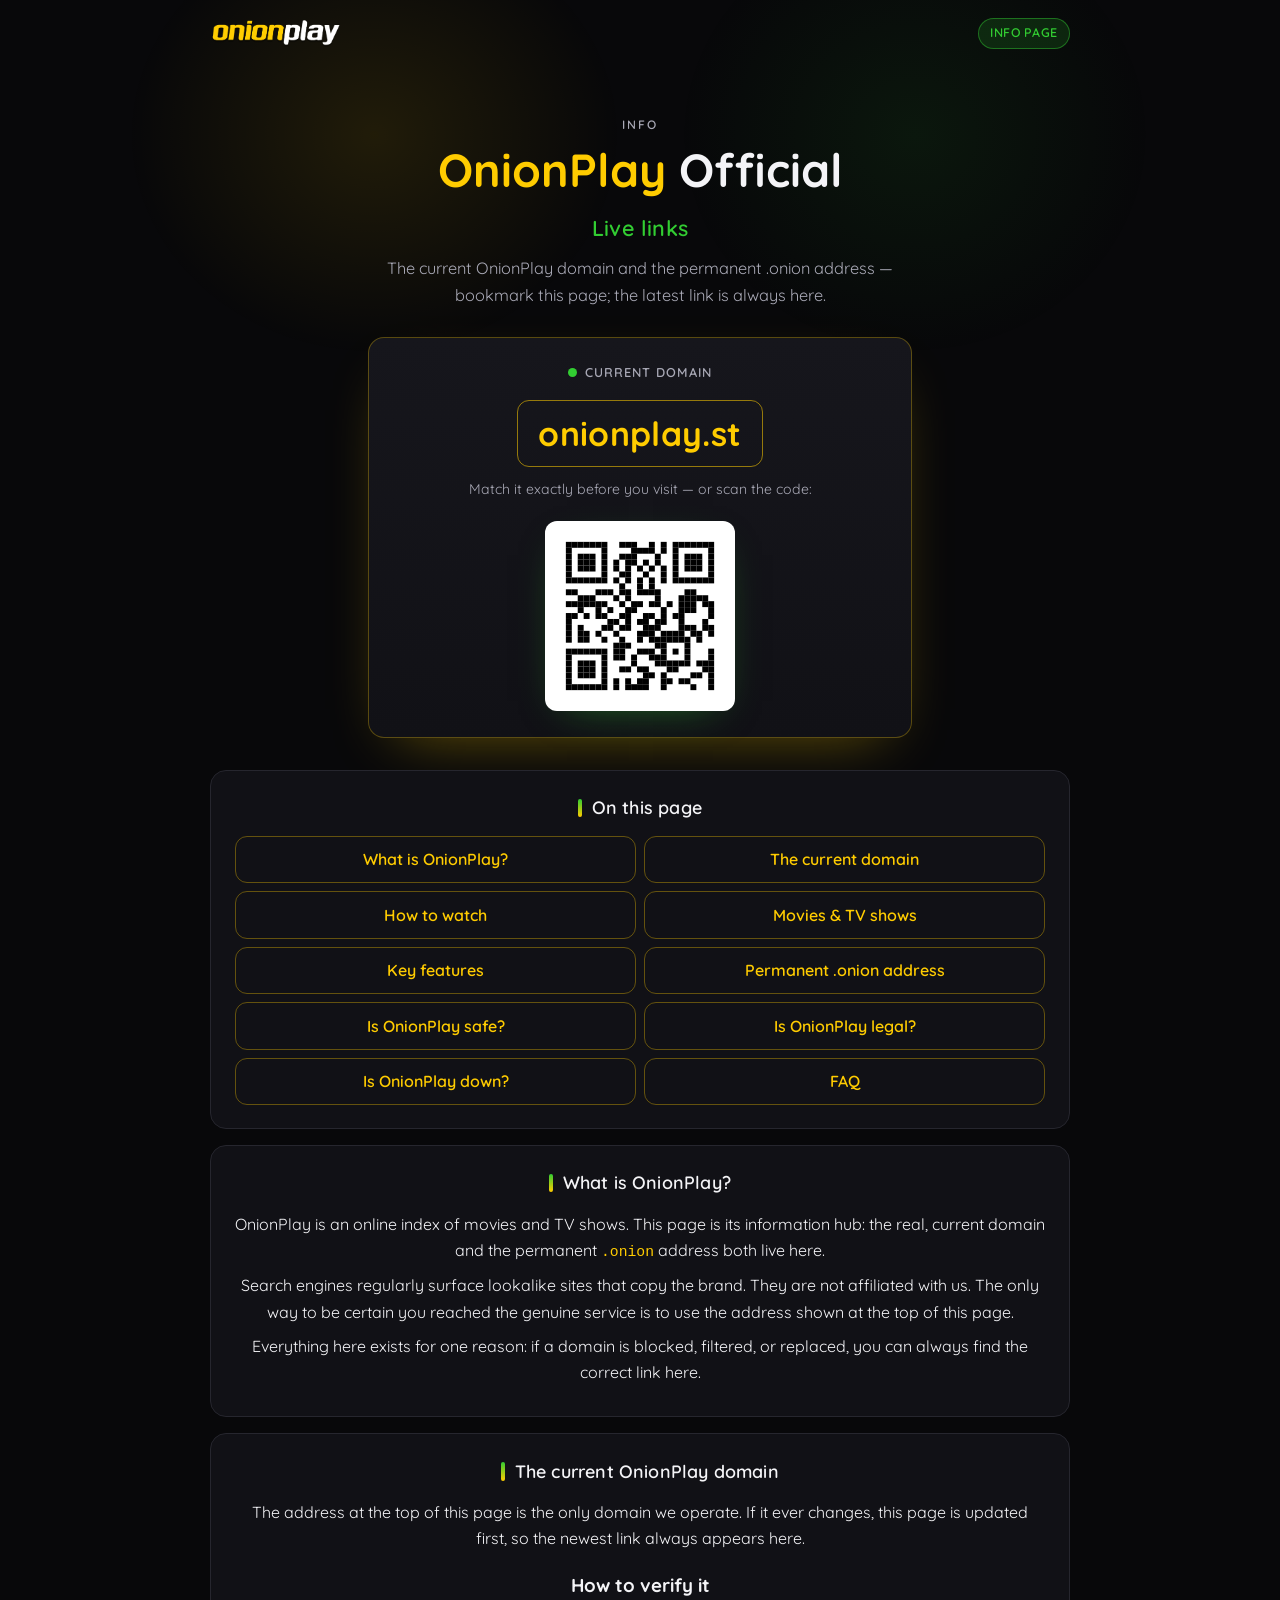
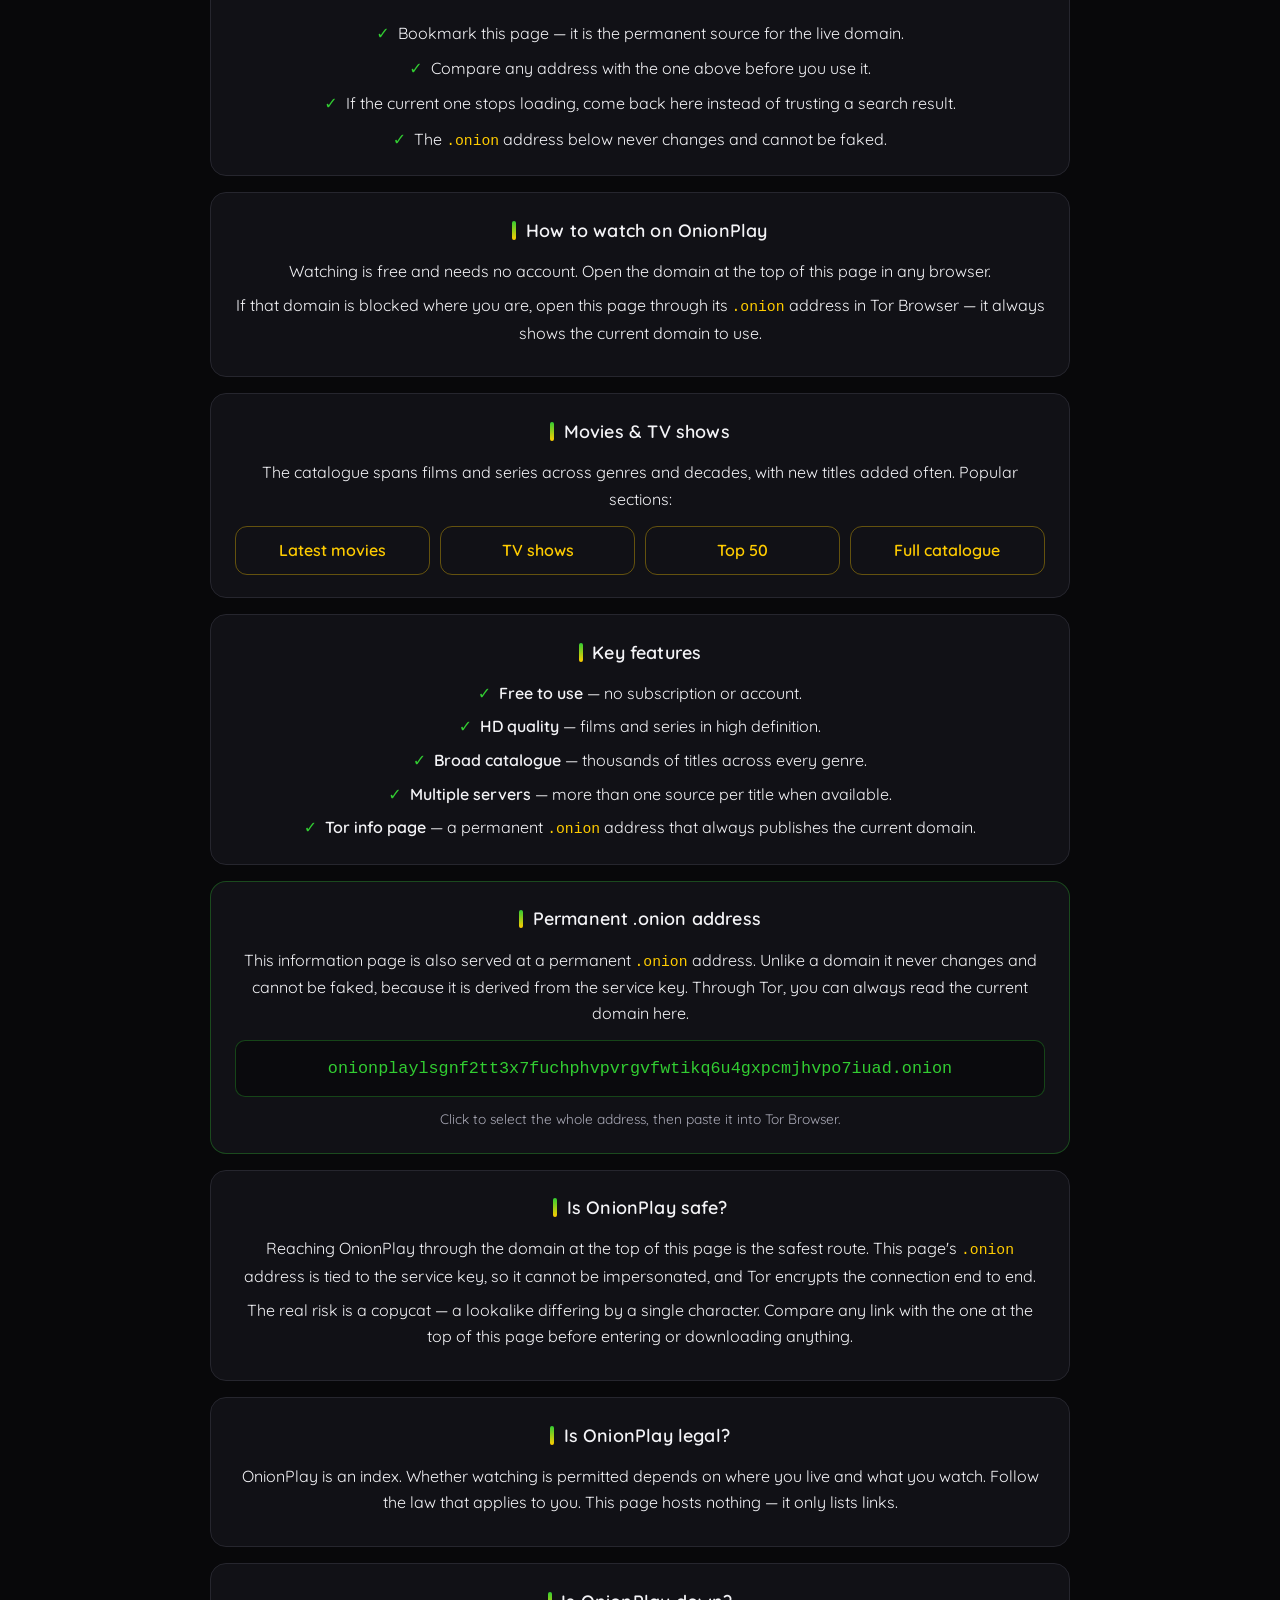
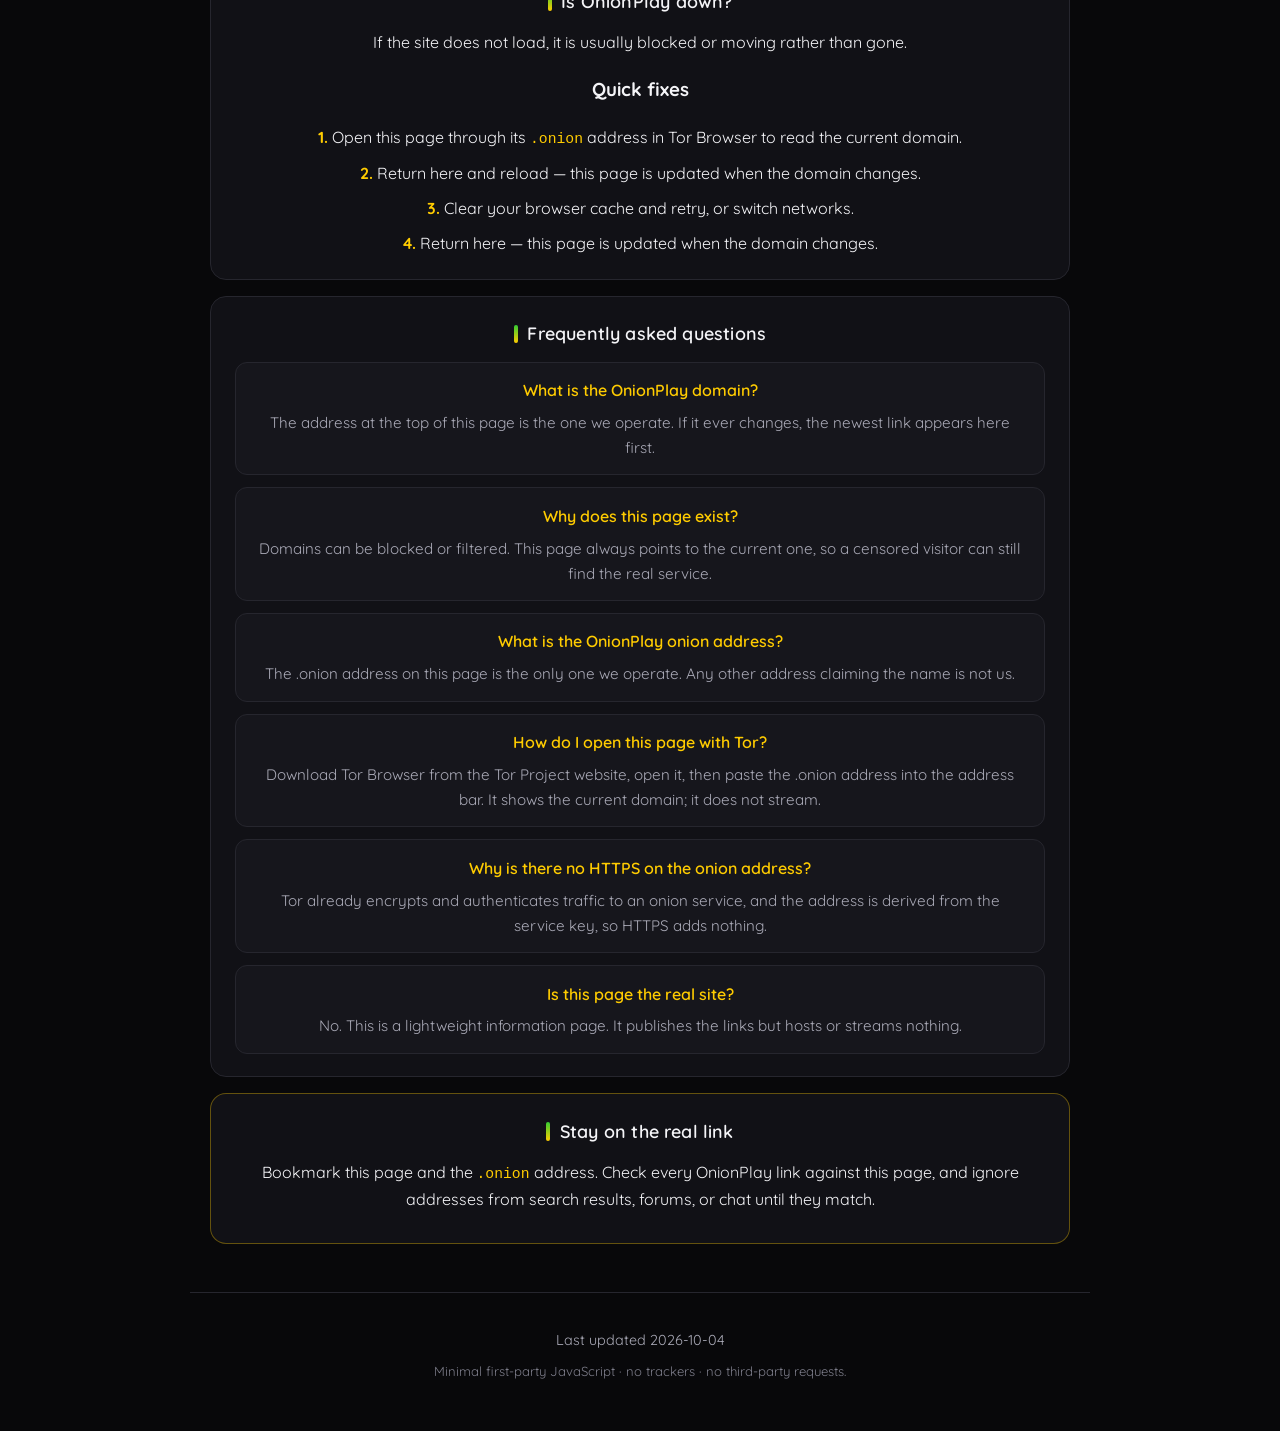
<file: index.html>
<!DOCTYPE html>
<html lang="en">
<head>
  <meta charset="utf-8">
  <meta name="viewport" content="width=device-width, initial-scale=1">
    <meta name="google-site-verification" content="C_IHzIyabWJh3ooOaYnj50KsFDJaIcxx2d6ReeLS8bY">

  <title>OnionPlay Official — Domain, Stream &amp; Free Movies (2026)</title>
  <meta name="description" content="OnionPlay official: the current domain and the permanent .onion address. Free HD movies and TV shows, always up to date.">
  <meta name="keywords" content="onionplay, onionplay official, onionplay stream, onionplay domain, onionplay onion, onionplay mirror, onionplay.st">
  <meta name="robots" content="follow, index, max-snippet:-1, max-image-preview:large">
  <link rel="canonical" href="https://onionplaynetwork.github.io/">
  <meta http-equiv="onion-location" content="http://onionplaylsgnf2tt3x7fuchphvpvrgvfwtikq6u4gxpcmjhvpo7iuad.onion/">
  <meta name="theme-color" content="#08080a">

  <meta property="og:type" content="website">
  <meta property="og:site_name" content="OnionPlay">
  <meta property="og:title" content="OnionPlay Official — Domain, Stream &amp; Free Movies (2026)">
  <meta property="og:description" content="OnionPlay official: the current domain and the permanent .onion address. Free HD movies and TV shows, always up to date.">
  <meta property="og:url" content="https://onionplaynetwork.github.io/">
  <meta property="og:image" content="https://onionplaynetwork.github.io/logo.png">
  <meta name="twitter:card" content="summary">
  <meta name="twitter:title" content="OnionPlay Official">
  <meta name="twitter:description" content="OnionPlay official: the current domain and the permanent .onion address. Free HD movies and TV shows, always up to date.">

  <link rel="icon" href="favicon.ico" sizes="any">
  <link rel="icon" type="image/png" sizes="32x32" href="favicon.png">
  <link rel="apple-touch-icon" href="apple-touch-icon.png">
  <link rel="stylesheet" href="styles.css">
  <!-- Structured data is inert JSON; browsers do not execute it. -->
  <script type="application/ld+json">{"@context":"https://schema.org","@graph":[{"@type":"Organization","@id":"https://onionplaynetwork.github.io/#organization","name":"OnionPlay","url":"https://onionplay.st/","sameAs":["https://onionplay.st"]},{"@type":"WebSite","@id":"https://onionplaynetwork.github.io/#website","url":"https://onionplaynetwork.github.io/","name":"OnionPlay","publisher":{"@id":"https://onionplaynetwork.github.io/#organization"},"inLanguage":"en"},{"@type":"WebPage","@id":"https://onionplaynetwork.github.io/#webpage","url":"https://onionplaynetwork.github.io/","name":"OnionPlay Official - Current Domain, Mirrors & Onion Address","description":"This is an information-only page. It exists so anyone who cannot reach OnionPlay through a normal search engine - because the domain is blocked or filtered - can find the real, current domain. The same page is served at a permanent .onion address, so it stays reachable through Tor. Nothing is hosted or streamed here: only the links.","keywords":"onionplay, onionplay official, onionplay stream","isPartOf":{"@id":"https://onionplaynetwork.github.io/#website"},"dateModified":"2026-10-04","inLanguage":"en"},{"@type":"BreadcrumbList","@id":"https://onionplaynetwork.github.io/#breadcrumb","itemListElement":[{"@type":"ListItem","position":1,"name":"Home","item":"https://onionplaynetwork.github.io/"},{"@type":"ListItem","position":2,"name":"Official"}]},{"@type":"FAQPage","@id":"https://onionplaynetwork.github.io/#faq","mainEntity":[{"@type":"Question","name":"What is the OnionPlay domain?","acceptedAnswer":{"@type":"Answer","text":"The address at the top of this page is the one we operate. If it ever changes, the newest link appears here first."}},{"@type":"Question","name":"Why does this page exist?","acceptedAnswer":{"@type":"Answer","text":"Domains can be blocked or filtered. This page always points to the current one, so a censored visitor can still find the real service."}},{"@type":"Question","name":"What is the OnionPlay onion address?","acceptedAnswer":{"@type":"Answer","text":"The .onion address on this page is the only one we operate. Any other address claiming the name is not us."}},{"@type":"Question","name":"How do I open this page with Tor?","acceptedAnswer":{"@type":"Answer","text":"Download Tor Browser from the Tor Project website, open it, then paste the .onion address into the address bar. It shows the current domain; it does not stream."}},{"@type":"Question","name":"Why is there no HTTPS on the onion address?","acceptedAnswer":{"@type":"Answer","text":"Tor already encrypts and authenticates traffic to an onion service, and the address is derived from the service key, so HTTPS adds nothing."}},{"@type":"Question","name":"Is this page the real site?","acceptedAnswer":{"@type":"Answer","text":"No. This is a lightweight information page. It publishes the links but hosts or streams nothing."}}]}]}</script>
</head>
<body>
  <div class="glow" aria-hidden="true"></div>

  <header class="topbar">
    <button type="button" class="brand brand-btn" data-href="https://onionplay.st/" data-blank><img class="brand-logo" src="logo.png" alt="OnionPlay" width="375" height="85"></button>
    <span class="badge">info page</span>
  </header>

  <main>
    <section class="hero">
      <p class="eyebrow">Info</p>
      <h1><span class="hl">OnionPlay</span> Official</h1>
      <p class="subtitle">Live links</p>
      <p class="lede">The current OnionPlay domain and the permanent .onion address — bookmark this page; the latest link is always here.</p>

      <div class="domain-card">
        <p class="card-label"><span class="dot" aria-hidden="true"></span> Current domain</p>
        <button type="button" class="btn btn-primary domain-btn" data-href="https://onionplay.st" data-blank>onionplay.st</button>
        <p class="card-hint">Match it exactly before you visit — or scan the code:</p>
                <img class="qr" src="qr.svg" alt="QR code for the official domain" width="190" height="190">
      </div>
    </section>

    <nav class="toc panel" aria-label="On this page">
      <h2>On this page</h2>
      <ul>
        <li><a class="btn" href="#what-is">What is OnionPlay?</a></li>
        <li><a class="btn" href="#current-domain">The current domain</a></li>
        <li><a class="btn" href="#watch">How to watch</a></li>
        <li><a class="btn" href="#library">Movies &amp; TV shows</a></li>
        <li><a class="btn" href="#features">Key features</a></li>
        <li><a class="btn" href="#onion">Permanent .onion address</a></li>
        
        <li><a class="btn" href="#safe">Is OnionPlay safe?</a></li>
        <li><a class="btn" href="#legal">Is OnionPlay legal?</a></li>
        <li><a class="btn" href="#down">Is OnionPlay down?</a></li>
        <li><a class="btn" href="#faq">FAQ</a></li>
      </ul>
    </nav>

    <section class="panel" id="what-is" aria-labelledby="what-is-h">
      <h2 id="what-is-h">What is OnionPlay?</h2>
      <p>OnionPlay is an online index of movies and TV shows. This page is its information hub:
      the real, current domain and the permanent <code>.onion</code> address both live here.</p>
      <p>Search engines regularly surface lookalike sites that copy the brand. They are not
      affiliated with us. The only way to be certain you reached the genuine service is to use the
      address shown at the top of this page.</p>
      <p>Everything here exists for one reason: if a domain is blocked, filtered, or replaced, you
      can always find the correct link here.</p>
    </section>

    <section class="panel" id="current-domain" aria-labelledby="current-domain-h">
      <h2 id="current-domain-h">The current OnionPlay domain</h2>
      <p>The address at the top of this page is the only domain we operate. If it ever changes, this
      page is updated first, so the newest link always appears here.</p>
      <h3>How to verify it</h3>
      <ul class="tips">
        <li>Bookmark this page — it is the permanent source for the live domain.</li>
        <li>Compare any address with the one above before you use it.</li>
        <li>If the current one stops loading, come back here instead of trusting a search result.</li>
        <li>The <code>.onion</code> address below never changes and cannot be faked.</li>
      </ul>
    </section>

    <section class="panel" id="watch" aria-labelledby="watch-h">
      <h2 id="watch-h">How to watch on OnionPlay</h2>
      <p>Watching is free and needs no account. Open the domain at the top of this page in any
      browser.</p>
      <p>If that domain is blocked where you are, open this page through its <code>.onion</code>
      address in Tor Browser — it always shows the current domain to use.</p>
    </section>

    <section class="panel" id="library" aria-labelledby="library-h">
      <h2 id="library-h">Movies &amp; TV shows</h2>
      <p>The catalogue spans films and series across genres and decades, with new titles added often.
      Popular sections:</p>
      <ul class="links">
                <li><button type="button" class="btn" data-href="https://onionplay.st/movies/" data-blank>Latest movies</button></li>
        <li><button type="button" class="btn" data-href="https://onionplay.st/tvshows/" data-blank>TV shows</button></li>
        <li><button type="button" class="btn" data-href="https://onionplay.st/top-50/" data-blank>Top 50</button></li>
        <li><button type="button" class="btn" data-href="https://onionplay.st/catalog/" data-blank>Full catalogue</button></li>
      </ul>
    </section>

    <section class="panel" id="features" aria-labelledby="features-h">
      <h2 id="features-h">Key features</h2>
      <ul class="features">
        <li><strong>Free to use</strong> — no subscription or account.</li>
        <li><strong>HD quality</strong> — films and series in high definition.</li>
        <li><strong>Broad catalogue</strong> — thousands of titles across every genre.</li>
        <li><strong>Multiple servers</strong> — more than one source per title when available.</li>
        <li><strong>Tor info page</strong> — a permanent <code>.onion</code> address that always publishes the current domain.</li>
      </ul>
    </section>

    <section class="panel panel-onion" id="onion" aria-labelledby="onion-h">
      <h2 id="onion-h">Permanent .onion address</h2>
      <p>This information page is also served at a permanent <code>.onion</code> address. Unlike a
      domain it never changes and cannot be faked, because it is derived from the service key.
      Through Tor, you can always read the current domain here.</p>
      <code class="addr selectable">onionplaylsgnf2tt3x7fuchphvpvrgvfwtikq6u4gxpcmjhvpo7iuad.onion</code>
      <p class="addr-hint">Click to select the whole address, then paste it into Tor Browser.</p>
    </section>

    

    <section class="panel" id="safe" aria-labelledby="safe-h">
      <h2 id="safe-h">Is OnionPlay safe?</h2>
      <p>Reaching OnionPlay through the domain at the top of this page is the safest route. This
      page's <code>.onion</code> address is tied to the service key, so it cannot be impersonated,
      and Tor encrypts the connection end to end.</p>
      <p>The real risk is a copycat — a lookalike differing by a single character. Compare any link
      with the one at the top of this page before entering or downloading anything.</p>
    </section>

    <section class="panel" id="legal" aria-labelledby="legal-h">
      <h2 id="legal-h">Is OnionPlay legal?</h2>
      <p>OnionPlay is an index. Whether watching is permitted depends on where you live and what
      you watch. Follow the law that applies to you. This page hosts nothing — it only lists links.</p>
    </section>

    <section class="panel" id="down" aria-labelledby="down-h">
      <h2 id="down-h">Is OnionPlay down?</h2>
      <p>If the site does not load, it is usually blocked or moving rather than gone.</p>
      <h3>Quick fixes</h3>
      <ol class="steps">
        <li>Open this page through its <code>.onion</code> address in Tor Browser to read the current domain.</li>
        <li>Return here and reload — this page is updated when the domain changes.</li>
        <li>Clear your browser cache and retry, or switch networks.</li>
        <li>Return here — this page is updated when the domain changes.</li>
      </ol>
    </section>

    <section class="panel" id="faq" aria-labelledby="faq-h">
      <h2 id="faq-h">Frequently asked questions</h2>
      <div class="faq">
                <div class="qa">
          <h3>What is the OnionPlay domain?</h3>
          <p>The address at the top of this page is the one we operate. If it ever changes, the newest link appears here first.</p>
        </div>
        <div class="qa">
          <h3>Why does this page exist?</h3>
          <p>Domains can be blocked or filtered. This page always points to the current one, so a censored visitor can still find the real service.</p>
        </div>
        <div class="qa">
          <h3>What is the OnionPlay onion address?</h3>
          <p>The .onion address on this page is the only one we operate. Any other address claiming the name is not us.</p>
        </div>
        <div class="qa">
          <h3>How do I open this page with Tor?</h3>
          <p>Download Tor Browser from the Tor Project website, open it, then paste the .onion address into the address bar. It shows the current domain; it does not stream.</p>
        </div>
        <div class="qa">
          <h3>Why is there no HTTPS on the onion address?</h3>
          <p>Tor already encrypts and authenticates traffic to an onion service, and the address is derived from the service key, so HTTPS adds nothing.</p>
        </div>
        <div class="qa">
          <h3>Is this page the real site?</h3>
          <p>No. This is a lightweight information page. It publishes the links but hosts or streams nothing.</p>
        </div>
      </div>
    </section>

    <section class="panel verify" aria-labelledby="verify-h">
      <h2 id="verify-h">Stay on the real link</h2>
      <p>Bookmark this page and the <code>.onion</code> address. Check every OnionPlay link
      against this page, and ignore addresses from search results, forums, or chat until they match.</p>
    </section>
  </main>

  <footer class="footer">
    <p>Last updated <time datetime="2026-10-04">2026-10-04</time></p>
    <p class="fineprint">Minimal first-party JavaScript · no trackers · no third-party requests.</p>
  </footer>
  <script src="cta.js" defer></script>
</body>
</html>
</file>
<file: styles.css>
/* =====================================================================
   OnionPlay onion landing page
   Palette matches onionplay.st: gold #ffcc00, lime #32cd32, near-black.
   Self-hosted Quicksand. No third-party requests.
   ===================================================================== */

@font-face {
  font-family: "Quicksand";
  src: url("fonts/quicksand-latin.woff2") format("woff2");
  font-weight: 300 700;
  font-style: normal;
  font-display: swap;
}

:root {
  color-scheme: dark;
  --bg: #08080a;
  --card: #111116;
  --card-2: #16161c;
  --border: #26262e;
  --text: #f4f4f7;
  --muted: #a9a9b6;
  --gold: #ffcc00;
  --gold-soft: rgba(255, 204, 0, 0.14);
  --green: #32cd32;
  --green-soft: rgba(50, 205, 50, 0.14);
  --radius: 16px;
}

* { box-sizing: border-box; }

html { -webkit-text-size-adjust: 100%; scroll-behavior: smooth; }

body {
  margin: 0;
  background: var(--bg);
  color: var(--text);
  font-family: "Quicksand", system-ui, -apple-system, "Segoe UI", Roboto, sans-serif;
  font-weight: 400;
  line-height: 1.65;
  overflow-x: hidden;
}

/* Ambient gold/green glow, purely decorative and CSS-only. */
.glow {
  position: fixed;
  inset: -20% -10% auto -10%;
  height: 70vh;
  pointer-events: none;
  z-index: 0;
  background:
    radial-gradient(closest-side, rgba(255, 204, 0, 0.10), transparent 70%) 18% 0 / 46% 100% no-repeat,
    radial-gradient(closest-side, rgba(50, 205, 50, 0.08), transparent 70%) 82% 4% / 44% 100% no-repeat;
}

.topbar, main, .footer { position: relative; z-index: 1; }

.topbar {
  max-width: 900px;
  margin: 0 auto;
  padding: 1.1rem 1.25rem;
  display: flex;
  align-items: center;
  justify-content: space-between;
  gap: 1rem;
}

.brand {
  display: inline-flex;
  align-items: center;
  gap: 0.6rem;
  text-decoration: none;
  color: var(--text);
}

.brand-logo { display: block; height: 30px; width: auto; }

.brand-name {
  font-weight: 700;
  font-size: 1.2rem;
  letter-spacing: 0.02em;
  color: var(--gold);
}

.badge {
  font-size: 0.78rem;
  font-weight: 600;
  letter-spacing: 0.04em;
  text-transform: uppercase;
  color: var(--green);
  border: 1px solid rgba(50, 205, 50, 0.45);
  background: var(--green-soft);
  border-radius: 999px;
  padding: 0.28rem 0.7rem;
  white-space: nowrap;
}

main {
  max-width: 900px;
  margin: 0 auto;
  padding: 0.5rem 1.25rem 3rem;
}

/* ---- Hero ---- */
.hero { text-align: center; padding: 2.5rem 0 1rem; }

.eyebrow {
  margin: 0 0 0.6rem;
  text-transform: uppercase;
  letter-spacing: 0.18em;
  font-size: 0.76rem;
  font-weight: 600;
  color: var(--muted);
}

h1 {
  margin: 0 auto 0.75rem;
  max-width: 20ch;
  font-size: clamp(1.75rem, 5vw, 2.9rem);
  line-height: 1.15;
  font-weight: 700;
}

.hl { color: var(--gold); }

.lede {
  margin: 0 auto 1.75rem;
  max-width: 54ch;
  color: var(--muted);
  font-size: 1.02rem;
}

.subtitle {
  margin: 0 auto 0.6rem;
  font-size: clamp(1.05rem, 2.6vw, 1.35rem);
  font-weight: 600;
  color: var(--green);
  letter-spacing: 0.01em;
}

.domain-card {
  max-width: 34rem;
  margin: 0 auto;
  text-align: center;
  background: linear-gradient(180deg, var(--card-2), var(--card));
  border: 1px solid rgba(255, 204, 0, 0.30);
  border-radius: var(--radius);
  padding: 1.5rem 1.5rem 1.6rem;
  box-shadow: 0 22px 60px -30px rgba(255, 204, 0, 0.45);
}

.card-label {
  display: flex;
  align-items: center;
  justify-content: center;
  gap: 0.5rem;
  margin: 0 0 0.75rem;
  font-size: 0.8rem;
  font-weight: 600;
  letter-spacing: 0.08em;
  text-transform: uppercase;
  color: var(--muted);
}

.domain {
  display: inline-block;
  font-size: clamp(1.6rem, 6vw, 2.4rem);
  font-weight: 700;
  letter-spacing: 0.01em;
  color: var(--gold);
  text-decoration: none;
  word-break: break-all;
  line-height: 1.2;
}

.domain:hover, .domain:focus-visible { text-decoration: underline; }

.card-hint { margin: 0.7rem 0 0; color: var(--muted); font-size: 0.88rem; }

/* ---- Buttons (CTA) ---- */
.btn {
  display: inline-flex;
  align-items: center;
  justify-content: center;
  gap: 0.5rem;
  padding: 0.65rem 1.05rem;
  border: 1px solid rgba(255, 204, 0, 0.35);
  border-radius: 12px;
  background: transparent;
  color: var(--gold);
  font: inherit;
  font-weight: 600;
  text-align: center;
  text-decoration: none;
  white-space: normal;
  overflow-wrap: anywhere;
  cursor: pointer;
  transition: background 0.18s ease, border-color 0.18s ease, color 0.18s ease, transform 0.12s ease;
}

.btn:hover,
.btn:focus-visible {
  background: transparent;
  border-color: var(--gold);
  color: var(--gold);
  box-shadow: 0 0 0 1px rgba(255, 204, 0, 0.30), 0 0 16px rgba(255, 204, 0, 0.38);
  text-shadow: 0 0 10px rgba(255, 204, 0, 0.55);
  outline: none;
}

.btn:active { transform: translateY(1px); }

.btn-primary { border-color: rgba(255, 204, 0, 0.55); font-weight: 700; }
.btn-primary:hover,
.btn-primary:focus-visible { background: transparent; }

.btn-block { display: flex; width: 100%; }

.domain-btn {
  margin: 0.35rem 0 0;
  padding: 0.75rem 1.25rem;
  font-size: clamp(1.35rem, 5vw, 2.1rem);
  letter-spacing: 0.01em;
  line-height: 1.2;
  word-break: break-all;
}

.brand-btn { background: none; border: 0; padding: 0; color: inherit; }
.brand-btn:hover,
.brand-btn:focus-visible { background: none; border: 0; color: inherit; }

.dot {
  width: 9px;
  height: 9px;
  border-radius: 50%;
  background: var(--green);
  box-shadow: 0 0 0 0 rgba(50, 205, 50, 0.6);
  animation: pulse 2.2s ease-out infinite;
}

@keyframes pulse {
  0%   { box-shadow: 0 0 0 0 rgba(50, 205, 50, 0.55); }
  70%  { box-shadow: 0 0 0 10px rgba(50, 205, 50, 0); }
  100% { box-shadow: 0 0 0 0 rgba(50, 205, 50, 0); }
}

.addr {
  display: block;
  font-family: ui-monospace, SFMono-Regular, "Cascadia Mono", Consolas, monospace;
  font-size: clamp(0.82rem, 2.4vw, 1.05rem);
  color: var(--green);
  overflow-wrap: anywhere;
  word-break: break-all;
  padding: 0.85rem 0.95rem;
  background: #0a0a0d;
  border: 1px solid rgba(50, 205, 50, 0.3);
  border-radius: 10px;
}

/* One click selects the whole address, no JavaScript required. */
.selectable { user-select: all; }

.addr-hint {
  margin: 0.65rem 0 0;
  font-size: 0.86rem;
  color: var(--muted);
}

.qr {
  display: block;
  margin: 1.25rem auto 0;
  width: 190px;
  height: 190px;
  background: #fff;
  padding: 9px;
  border-radius: 12px;
  box-shadow: 0 12px 40px -22px rgba(50, 205, 50, 0.6);
}

/* ---- Panels ---- */
.panel {
  margin: 1rem 0 0;
  background: var(--card);
  border: 1px solid var(--border);
  border-radius: var(--radius);
  padding: 1.4rem 1.5rem;
  text-align: center;
}

h2 {
  display: flex;
  align-items: center;
  justify-content: center;
  gap: 0.6rem;
  margin: 0 0 0.8rem;
  font-size: 1.12rem;
  font-weight: 600;
  letter-spacing: 0.01em;
  color: var(--text);
}

h2::before {
  content: "";
  width: 4px;
  height: 1.05em;
  border-radius: 3px;
  background: linear-gradient(180deg, var(--green), var(--gold));
}

p { margin: 0.5rem 0; }

strong { font-weight: 600; }

code {
  font-family: ui-monospace, SFMono-Regular, "Cascadia Mono", Consolas, monospace;
  font-size: 0.92em;
  color: var(--gold);
}

/* ---- Mirrors ---- */
.mirrors { list-style: none; margin: 0.85rem 0 0; padding: 0; display: grid; gap: 0.6rem; grid-template-columns: repeat(auto-fit, minmax(min(100%, 200px), 1fr)); grid-auto-rows: 1fr; }
.mirrors li { margin: 0; }
.mirrors .btn { width: 100%; height: 100%; }

/* ---- Steps ---- */
.steps { list-style: none; counter-reset: step; margin: 0.85rem 0 0; padding: 0; display: grid; gap: 0.55rem; }
.steps li { counter-increment: step; }
.steps li::before { content: counter(step) ". "; color: var(--gold); font-weight: 700; }

.note { color: var(--muted); font-size: 0.94rem; margin-top: 1rem; }

.tips { list-style: none; margin: 0.85rem 0 0; padding: 0; display: grid; gap: 0.55rem; }
.tips li::before { content: "✓"; color: var(--green); font-weight: 700; margin-right: 0.5rem; }

.links { list-style: none; margin: 0.85rem 0 0; padding: 0; display: grid; gap: 0.6rem; grid-template-columns: repeat(auto-fit, minmax(min(100%, 150px), 1fr)); grid-auto-rows: 1fr; }
.links .btn { width: 100%; height: 100%; }

.features { list-style: none; margin: 0.75rem 0 0; padding: 0; display: grid; gap: 0.45rem; }
.features li::before { content: "✓"; color: var(--green); font-weight: 700; margin-right: 0.5rem; }

.toc ul { list-style: none; margin: 0.5rem 0 0; padding: 0; display: grid; gap: 0.5rem; grid-template-columns: repeat(2, minmax(0, 1fr)); grid-auto-rows: 1fr; }
.toc li { display: flex; }
.toc .btn { width: 100%; height: 100%; padding: 0.6rem 0.9rem; font-weight: 600; }

/* ---- FAQ ---- */
.faq { display: grid; gap: 0.75rem; margin-top: 0.75rem; }
.qa { border: 1px solid var(--border); border-radius: 12px; background: var(--card-2); padding: 0.9rem 1.1rem; }
.qa h3 { margin: 0 0 0.4rem; font-size: 1rem; font-weight: 600; color: var(--gold); }
.qa p { margin: 0; color: var(--muted); font-size: 0.95rem; }

.verify { border-color: rgba(255, 204, 0, 0.35); }

.panel-onion { border-color: rgba(50, 205, 50, 0.30); }
.panel-onion .addr { margin-top: 0.85rem; }

/* ---- Footer ---- */
.footer {
  max-width: 900px;
  margin: 0 auto;
  padding: 1.75rem 1.25rem 3rem;
  border-top: 1px solid var(--border);
  color: var(--muted);
  font-size: 0.9rem;
  text-align: center;
}

.fineprint { font-size: 0.82rem; color: #7d7d8a; }

a { color: var(--gold); }
a:focus-visible { outline: 2px solid var(--green); outline-offset: 2px; border-radius: 4px; }

img { max-width: 100%; height: auto; }
.btn { min-width: 0; }

@media (max-width: 720px) {
  .toc ul { grid-template-columns: 1fr; }
}

@media (max-width: 560px) {
  body { padding: 1.25rem 0.9rem 3rem; }
  .badge { display: none; }
  .topbar { padding: 0.9rem 0.9rem; }
  .hero { padding: 1.5rem 0 0.5rem; }
  .panel { padding: 1.1rem 1rem; }
  h1 { max-width: none; }
  .qr { width: 150px; height: 150px; }
  .domain-btn { padding: 0.65rem 0.9rem; font-size: clamp(1.15rem, 7vw, 1.6rem); }
  .footer { padding: 1.5rem 0.9rem 2.5rem; }
  .glow { display: none; }
}

@media (prefers-reduced-motion: reduce) {
  .dot { animation: none; }
  html { scroll-behavior: auto; }
  .btn:active { transform: none; }
}
</file>
